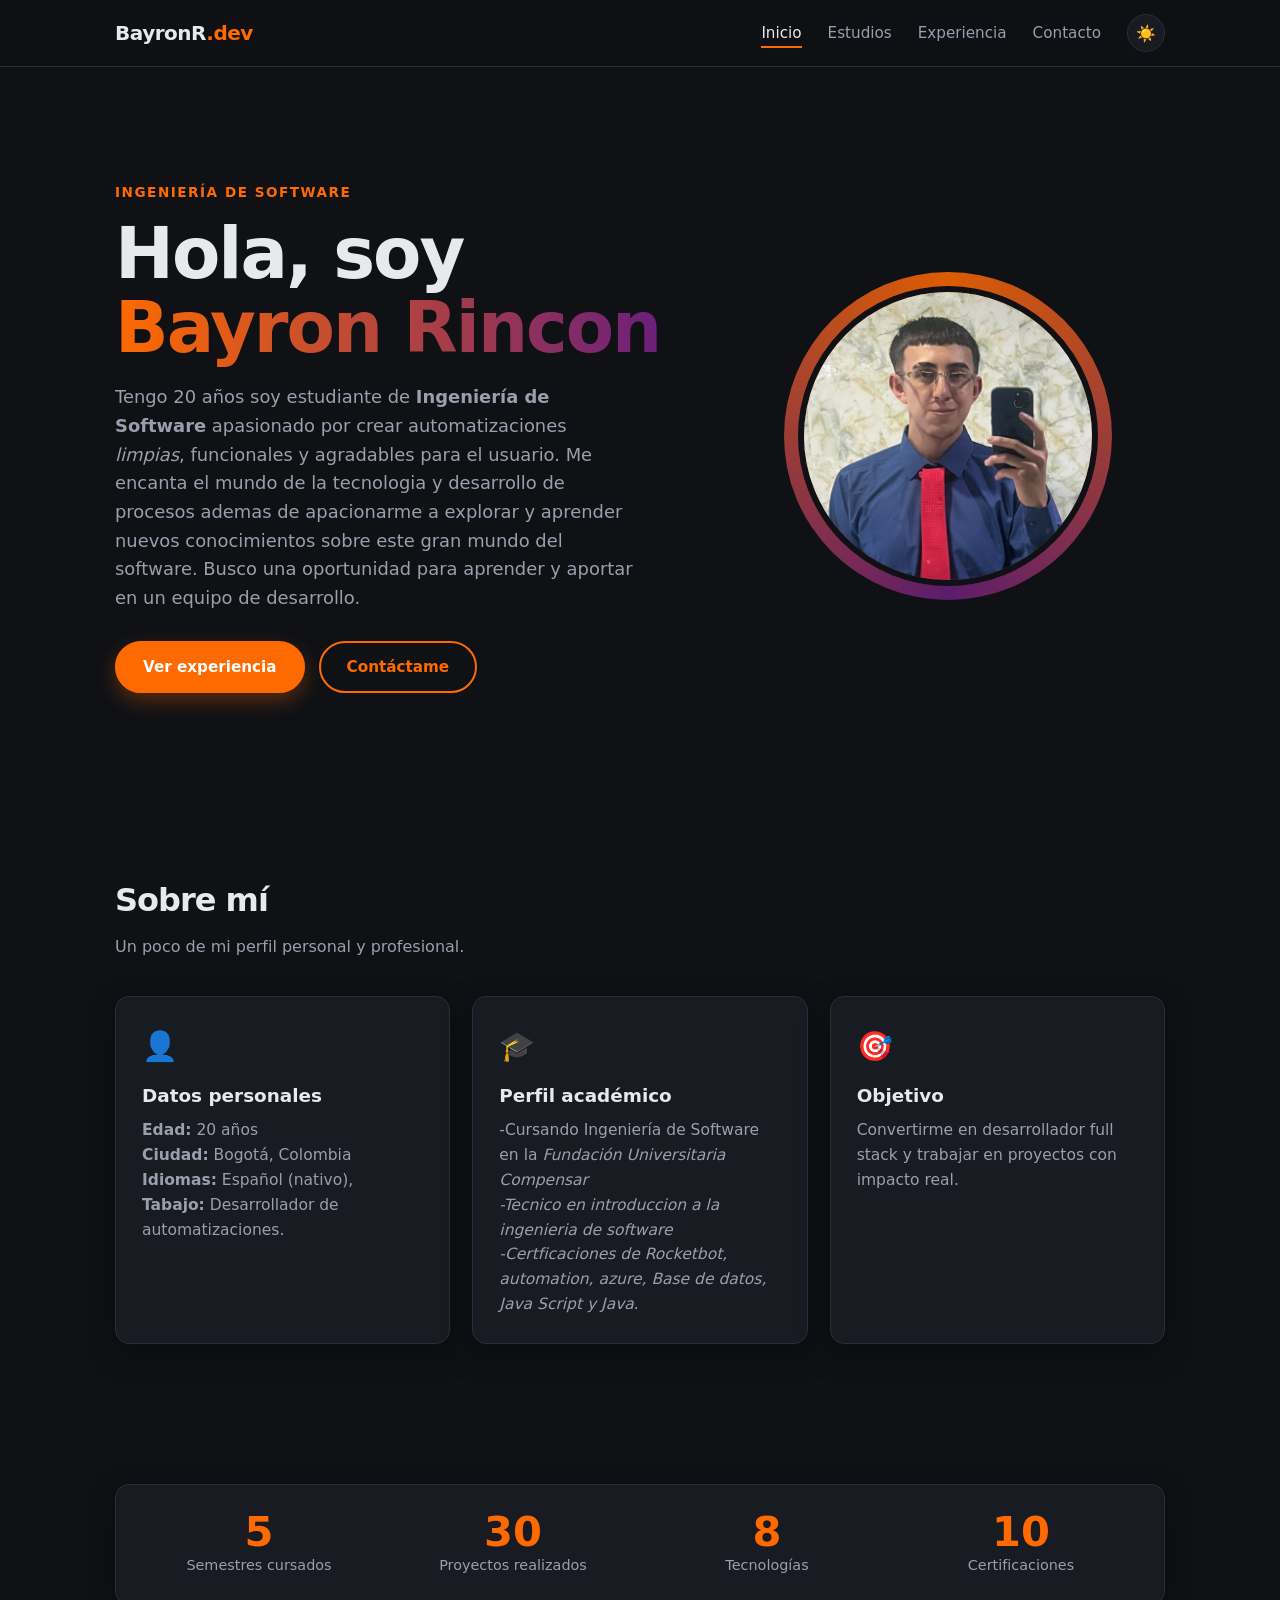
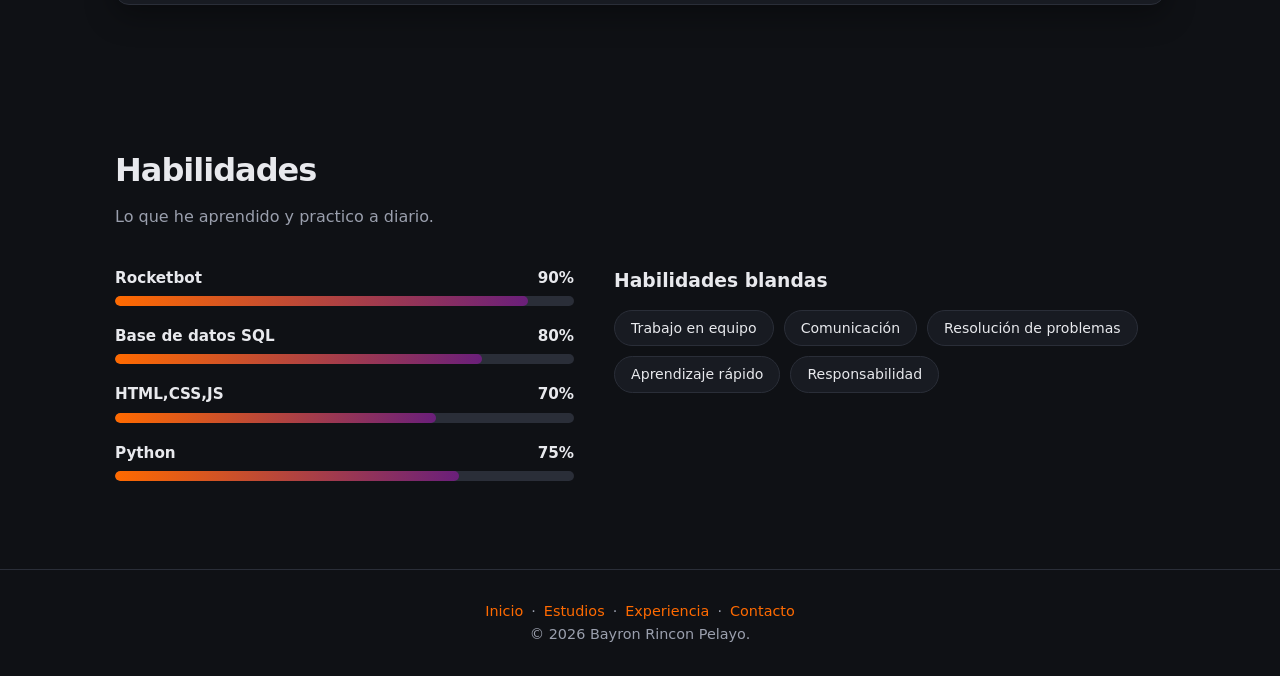
<file: index.html>
<!DOCTYPE html>
<html lang="es">
<head>
  <meta charset="UTF-8">
  <meta name="viewport" content="width=device-width, initial-scale=1.0">
  <meta name="description" content="Hoja de vida web de Nombre Apellido, Ingeniería de Software">
  <title>Bayron Rincon | Hoja de vida</title> 
  <link rel="stylesheet" href="css/estilos.css">
</head>
<body>

  <!-- ===== NAVEGACIÓN ===== -->
  <header class="navbar">
    <div class="contenedor">
      <a href="index.html" class="logo">BayronR<span>.dev</span></a>
      <button class="btn-menu" id="btn-menu" aria-label="Abrir menú">☰</button>
      <ul class="menu" id="menu">
        <li><a href="index.html" class="activo">Inicio</a></li>
        <li><a href="estudios.html">Estudios</a></li>
        <li><a href="experiencia.html">Experiencia</a></li>
        <li><a href="contacto.html">Contacto</a></li>
        <li><button class="btn-tema" id="btn-tema" aria-label="Cambiar tema">☀️</button></li>
      </ul>
    </div>
  </header>

  <main>
    <!-- ===== PORTADA ===== -->
    <section class="hero">
      <div class="contenedor">
        <div>
          <span class="etiqueta">Ingeniería de Software</span>
          <h1>Hola, soy <span class="resaltado">Bayron Rincon</span></h1>
          <p>
            Tengo 20 años soy estudiante de <strong>Ingeniería de Software</strong> apasionado por crear
            automatizaciones <em>limpias</em>, funcionales y agradables para el usuario. 
            Me encanta el mundo de la tecnologia y desarrollo de procesos ademas de apacionarme 
            a explorar y aprender nuevos conocimientos sobre este gran mundo del software.
            Busco una oportunidad para aprender y aportar en un equipo de desarrollo.
          </p>
          <div class="botones">
            <a href="experiencia.html" class="btn btn-primario">Ver experiencia</a>
            <a href="contacto.html" class="btn btn-secundario">Contáctame</a>
          </div>
        </div>
        <div class="foto-contenedor">
          <img src="img/BayronRincon.jpeg" alt="Foto de perfil de Bayron Rincon" class="foto">
        </div>
      </div>
    </section>

    <!-- ===== SOBRE MÍ ===== -->
    <section>
      <div class="contenedor oculto">
        <h2 class="titulo-seccion">Sobre mí</h2>
        <p class="subtitulo-seccion">Un poco de mi perfil personal y profesional.</p>

        <div class="rejilla">
          <div class="tarjeta">
            <div class="icono">👤</div>
            <h3>Datos personales</h3>
            <p><b>Edad:</b> 20 años<br><b>Ciudad:</b> Bogotá, Colombia<br><b>Idiomas:</b> Español (nativo),<br><b>Tabajo:</b> Desarrollador de automatizaciones.</p>
          </div>
          <div class="tarjeta">
            <div class="icono">🎓</div>
            <h3>Perfil académico</h3>
            <p>-Cursando Ingeniería de Software en la <i>Fundación Universitaria Compensar<br>
            -Tecnico en introduccion a la ingenieria de software<br>
            -Certficaciones de Rocketbot, automation, azure, Base de datos, Java Script y Java</i>.</p>
          </div>
          <div class="tarjeta">
            <div class="icono">🎯</div>
            <h3>Objetivo</h3>
            <p>Convertirme en desarrollador full stack y trabajar en proyectos con impacto real.</p>
          </div>
        </div>
      </div>
    </section>

    <!-- ===== ESTADÍSTICAS ===== -->
    <section>
      <div class="contenedor oculto">
        <div class="tarjeta">
          <div class="estadisticas">
            <div><strong data-contador="5">0</strong><span>Semestres cursados</span></div>
            <div><strong data-contador="30">0</strong><span>Proyectos realizados</span></div>
            <div><strong data-contador="8">0</strong><span>Tecnologías</span></div>
            <div><strong data-contador="10">0</strong><span>Certificaciones</span></div>
          </div>
        </div>
      </div>
    </section>

    <!-- ===== HABILIDADES ===== -->
    <section>
      <div class="contenedor oculto">
        <h2 class="titulo-seccion">Habilidades</h2>
        <p class="subtitulo-seccion">Lo que he aprendido y practico a diario.</p>

        <div class="dos-columnas">
          <div>
            <div class="habilidad">
              <div class="habilidad-info"><span>Rocketbot</span><span>90%</span></div>
              <div class="barra"><div class="barra-relleno" data-nivel="90"></div></div>
            </div>
            <div class="habilidad">
              <div class="habilidad-info"><span>Base de datos SQL</span><span>80%</span></div>
              <div class="barra"><div class="barra-relleno" data-nivel="80"></div></div>
            </div>
            <div class="habilidad">
              <div class="habilidad-info"><span>HTML,CSS,JS</span><span>70%</span></div>
              <div class="barra"><div class="barra-relleno" data-nivel="70"></div></div>
            </div>
            <div class="habilidad">
              <div class="habilidad-info"><span>Python</span><span>75%</span></div>
              <div class="barra"><div class="barra-relleno" data-nivel="75"></div></div>
            </div>
          </div>
          <div>
            <h3 style="margin-bottom:14px;">Habilidades blandas</h3>
            <div class="chips">
              <span class="chip">Trabajo en equipo</span>
              <span class="chip">Comunicación</span>
              <span class="chip">Resolución de problemas</span>
              <span class="chip">Aprendizaje rápido</span>
              <span class="chip">Responsabilidad</span>
            </div>
          </div>
        </div>
      </div>
    </section>
  </main>

  <footer>
    <div class="contenedor">
      <p>
        <a href="index.html">Inicio</a>·<a href="estudios.html">Estudios</a>·<a href="experiencia.html">Experiencia</a>·<a href="contacto.html">Contacto</a>
      </p>
      <p>© <span id="anio"></span> Bayron Rincon Pelayo.</p>
    </div>
  </footer>

  <script src="js/script.js"></script>
</body>
</html>
</file>
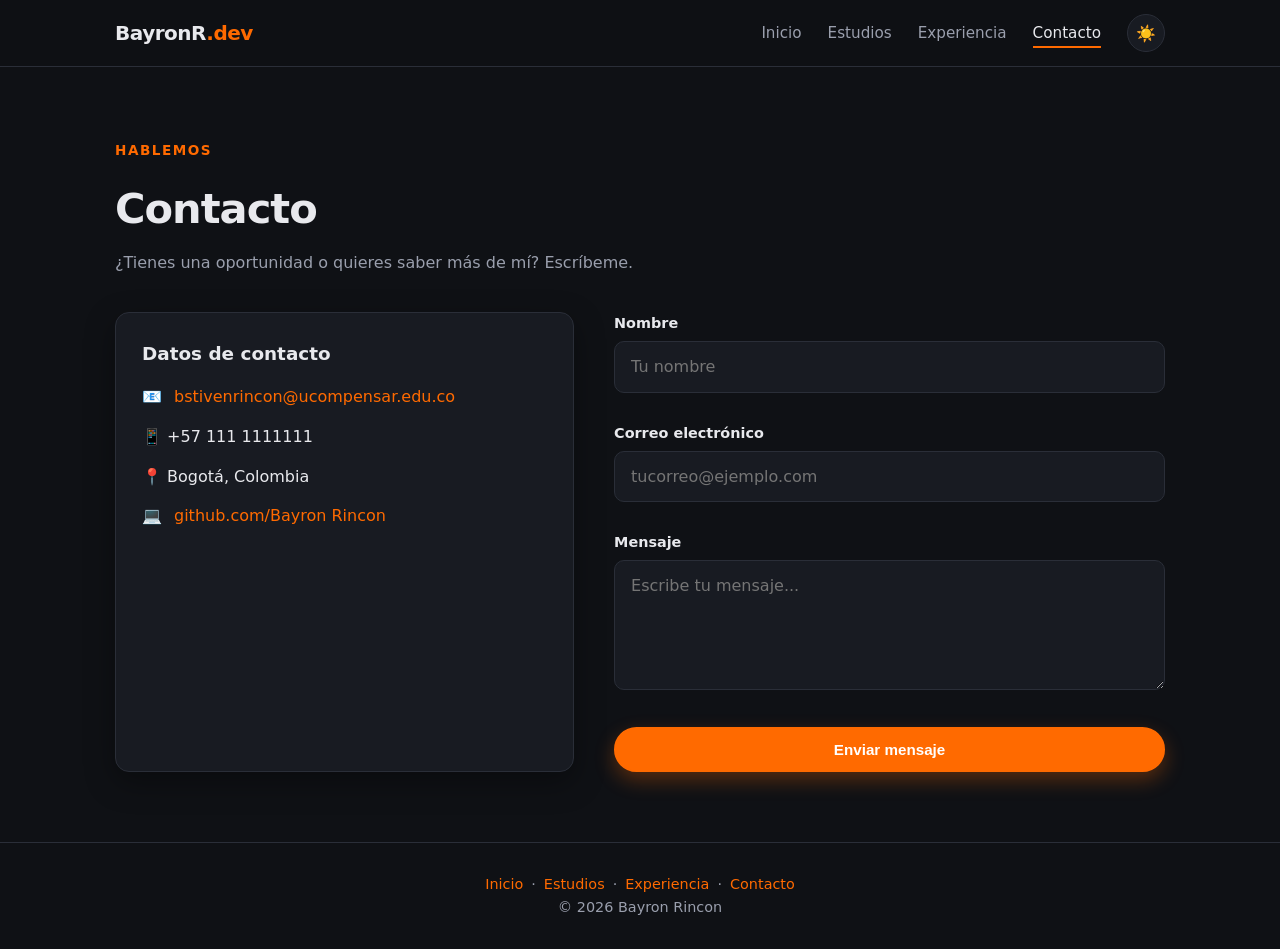
<file: contacto.html>
<!DOCTYPE html>
<html lang="es">
<head>
  <meta charset="UTF-8">
  <meta name="viewport" content="width=device-width, initial-scale=1.0">
  <title>Contacto | Bayron Rincon</title>
  <link rel="stylesheet" href="css/estilos.css">
</head>
<body>

  <header class="navbar">
    <div class="contenedor">
      <a href="index.html" class="logo">BayronR<span>.dev</span></a>
      <button class="btn-menu" id="btn-menu" aria-label="Abrir menú">☰</button>
      <ul class="menu" id="menu">
        <li><a href="index.html">Inicio</a></li>
        <li><a href="estudios.html">Estudios</a></li>
        <li><a href="experiencia.html">Experiencia</a></li>
        <li><a href="contacto.html" class="activo">Contacto</a></li>
        <li><button class="btn-tema" id="btn-tema" aria-label="Cambiar tema">☀️</button></li>
      </ul>
    </div>
  </header>

  <main>
    <section>
      <div class="contenedor">
        <span class="etiqueta">Hablemos</span>
        <h1 class="titulo-seccion" style="font-size:2.6rem;">Contacto</h1>
        <p class="subtitulo-seccion">¿Tienes una oportunidad o quieres saber más de mí? Escríbeme.</p>

        <div class="dos-columnas">
          <div class="tarjeta oculto">
            <h3 style="margin-bottom:16px;">Datos de contacto</h3>
            <ul class="lista-contacto">
              <li>📧 <a href="mailto:correo@ejemplo.com">bstivenrincon@ucompensar.edu.co</a></li>
              <li>📱 +57 111 1111111</li>
              <li>📍 Bogotá, Colombia</li>
              <li>💻 <a href="https://github.com/BayronRincon" target="_blank" rel="noopener">github.com/Bayron Rincon</a></li>
            </ul>
          </div>

          <!-- FORMULARIO (validado con JavaScript) -->
          <form class="formulario oculto" id="form-contacto" method="post" novalidate>
            <div class="campo">
              <label for="nombre">Nombre</label>
              <input type="text" id="nombre" name="nombre" placeholder="Tu nombre">
              <div class="error" id="error-nombre"></div>
            </div>
            <div class="campo">
              <label for="correo">Correo electrónico</label>
              <input type="email" id="correo" name="correo" placeholder="tucorreo@ejemplo.com">
              <div class="error" id="error-correo"></div>
            </div>
            <div class="campo">
              <label for="mensaje">Mensaje</label>
              <textarea id="mensaje" name="mensaje" placeholder="Escribe tu mensaje..."></textarea>
              <div class="error" id="error-mensaje"></div>
            </div>
            <button type="submit" class="btn btn-primario">Enviar mensaje</button>
            <div class="mensaje-ok" id="mensaje-ok">✔ ¡Mensaje validado correctamente!</div>
          </form>
        </div>
      </div>
    </section>
  </main>

  <footer>
    <div class="contenedor">
      <p>
        <a href="index.html">Inicio</a>·<a href="estudios.html">Estudios</a>·<a href="experiencia.html">Experiencia</a>·<a href="contacto.html">Contacto</a>
      </p>
      <p>© <span id="anio"></span> Bayron Rincon</p>
    </div>
  </footer>

  <script src="js/script.js"></script>
</body>
</html>
</file>
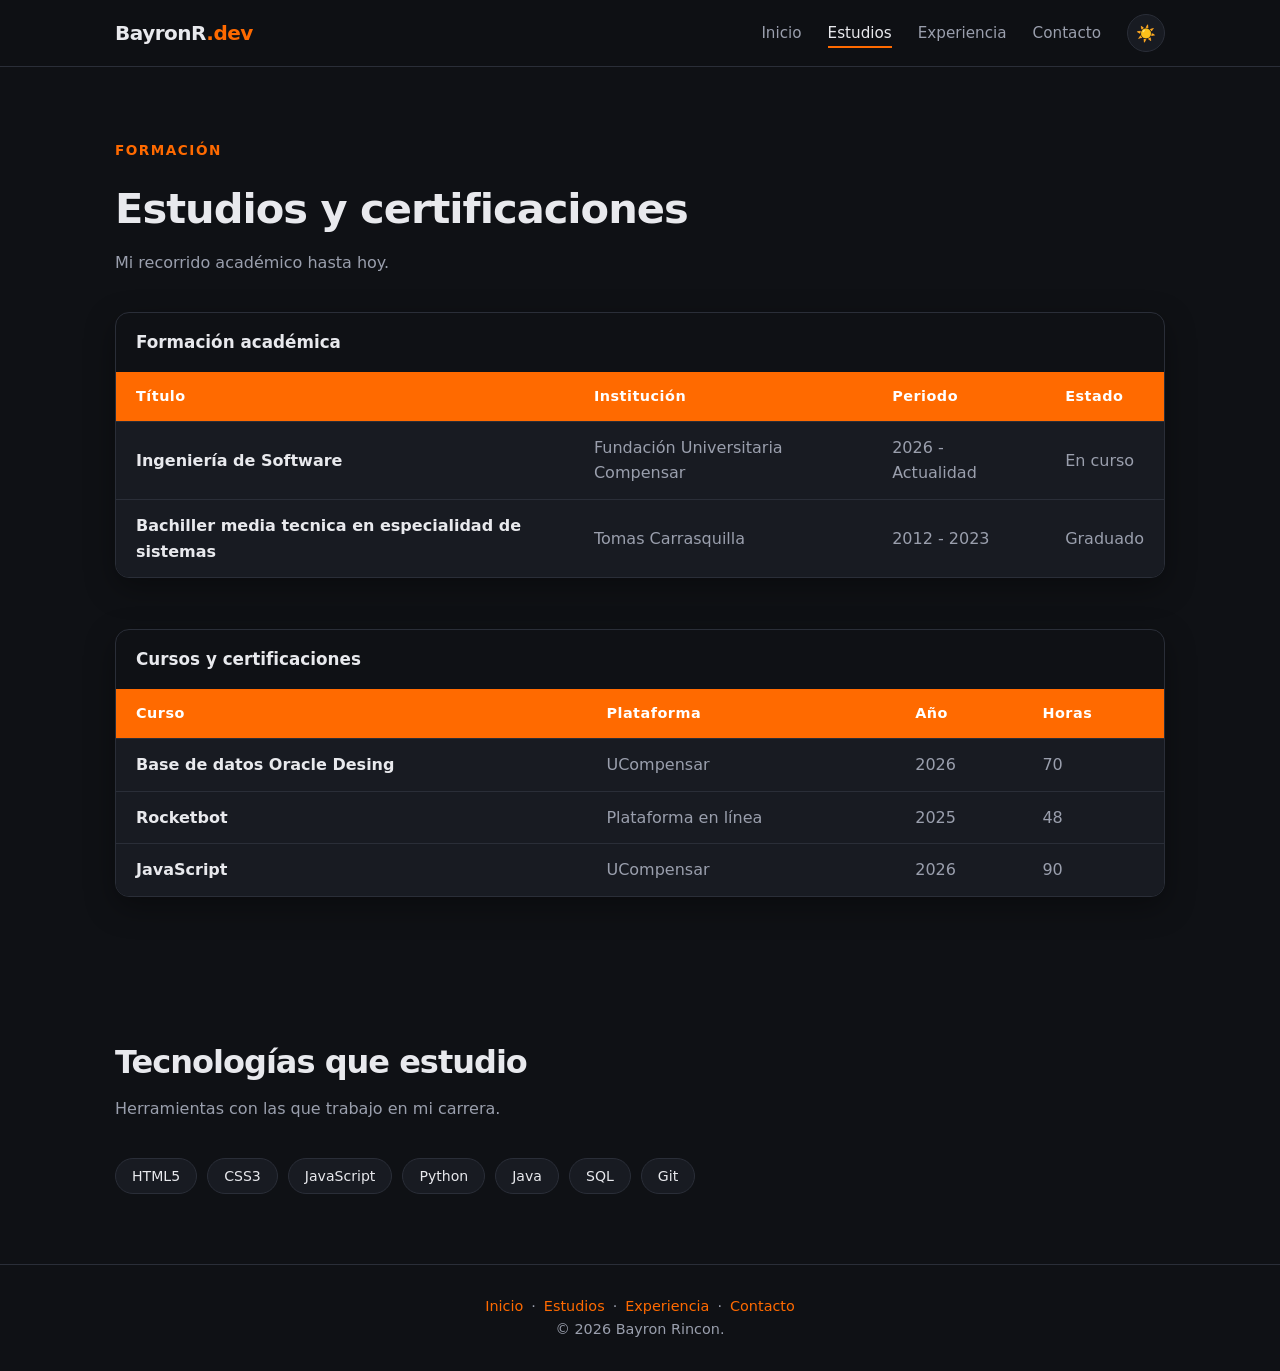
<file: estudios.html>
<!DOCTYPE html>
<html lang="es">
<head>
  <meta charset="UTF-8">
  <meta name="viewport" content="width=device-width, initial-scale=1.0">
  <title>Estudios | Bayron Rincon</title>
  <link rel="stylesheet" href="css/estilos.css">
</head>
<body>

  <header class="navbar">
    <div class="contenedor">
      <a href="index.html" class="logo">BayronR<span>.dev</span></a>
      <button class="btn-menu" id="btn-menu" aria-label="Abrir menú">☰</button>
      <ul class="menu" id="menu">
        <li><a href="index.html">Inicio</a></li>
        <li><a href="estudios.html" class="activo">Estudios</a></li>
        <li><a href="experiencia.html">Experiencia</a></li>
        <li><a href="contacto.html">Contacto</a></li>
        <li><button class="btn-tema" id="btn-tema" aria-label="Cambiar tema">☀️</button></li>
      </ul>
    </div>
  </header>

  <main>
    <section>
      <div class="contenedor">
        <span class="etiqueta">Formación</span>
        <h1 class="titulo-seccion" style="font-size:2.6rem;">Estudios y certificaciones</h1>
        <p class="subtitulo-seccion">Mi recorrido académico hasta hoy.</p>

        <!-- TABLA DE ESTUDIOS -->
        <div class="tabla-contenedor oculto">
          <table>
            <caption>Formación académica</caption>
            <thead>
              <tr>
                <th>Título</th>
                <th>Institución</th>
                <th>Periodo</th>
                <th>Estado</th>
              </tr>
            </thead>
            <tbody>
              <tr>
                <td>Ingeniería de Software</td>
                <td>Fundación Universitaria Compensar</td>
                <td>2026 - Actualidad</td>
                <td>En curso</td>
              </tr>
              <tr>
                <td>Bachiller media tecnica en especialidad de sistemas</td>
                <td>Tomas Carrasquilla</td>
                <td>2012 - 2023</td>
                <td>Graduado</td>
              </tr>
            </tbody>
          </table>
        </div>

        <br><br>

        <!-- TABLA DE CURSOS -->
        <div class="tabla-contenedor oculto">
          <table>
            <caption>Cursos y certificaciones</caption>
            <thead>
              <tr>
                <th>Curso</th>
                <th>Plataforma</th>
                <th>Año</th>
                <th>Horas</th>
              </tr>
            </thead>
            <tbody>
              <tr>
                <td>Base de datos Oracle Desing</td>
                <td>UCompensar</td>
                <td>2026</td>
                <td>70</td>
              </tr>
              <tr>
                <td>Rocketbot</td>
                <td>Plataforma en línea</td>
                <td>2025</td>
                <td>48</td>
              </tr>
              <tr>
                <td>JavaScript</td>
                <td>UCompensar</td>
                <td>2026</td>
                <td>90</td>
              </tr>
            </tbody>
          </table>
        </div>
      </div>
    </section>

    <section>
      <div class="contenedor oculto">
        <h2 class="titulo-seccion">Tecnologías que estudio</h2>
        <p class="subtitulo-seccion">Herramientas con las que trabajo en mi carrera.</p>
        <div class="chips">
          <span class="chip">HTML5</span>
          <span class="chip">CSS3</span>
          <span class="chip">JavaScript</span>
          <span class="chip">Python</span>
          <span class="chip">Java</span>
          <span class="chip">SQL</span>
          <span class="chip">Git</span>
        </div>
      </div>
    </section>
  </main>

  <footer>
    <div class="contenedor">
      <p>
        <a href="index.html">Inicio</a>·<a href="estudios.html">Estudios</a>·<a href="experiencia.html">Experiencia</a>·<a href="contacto.html">Contacto</a>
      </p>
      <p>© <span id="anio"></span> Bayron Rincon.</p>
    </div>
  </footer>

  <script src="js/script.js"></script>
</body>
</html>
</file>
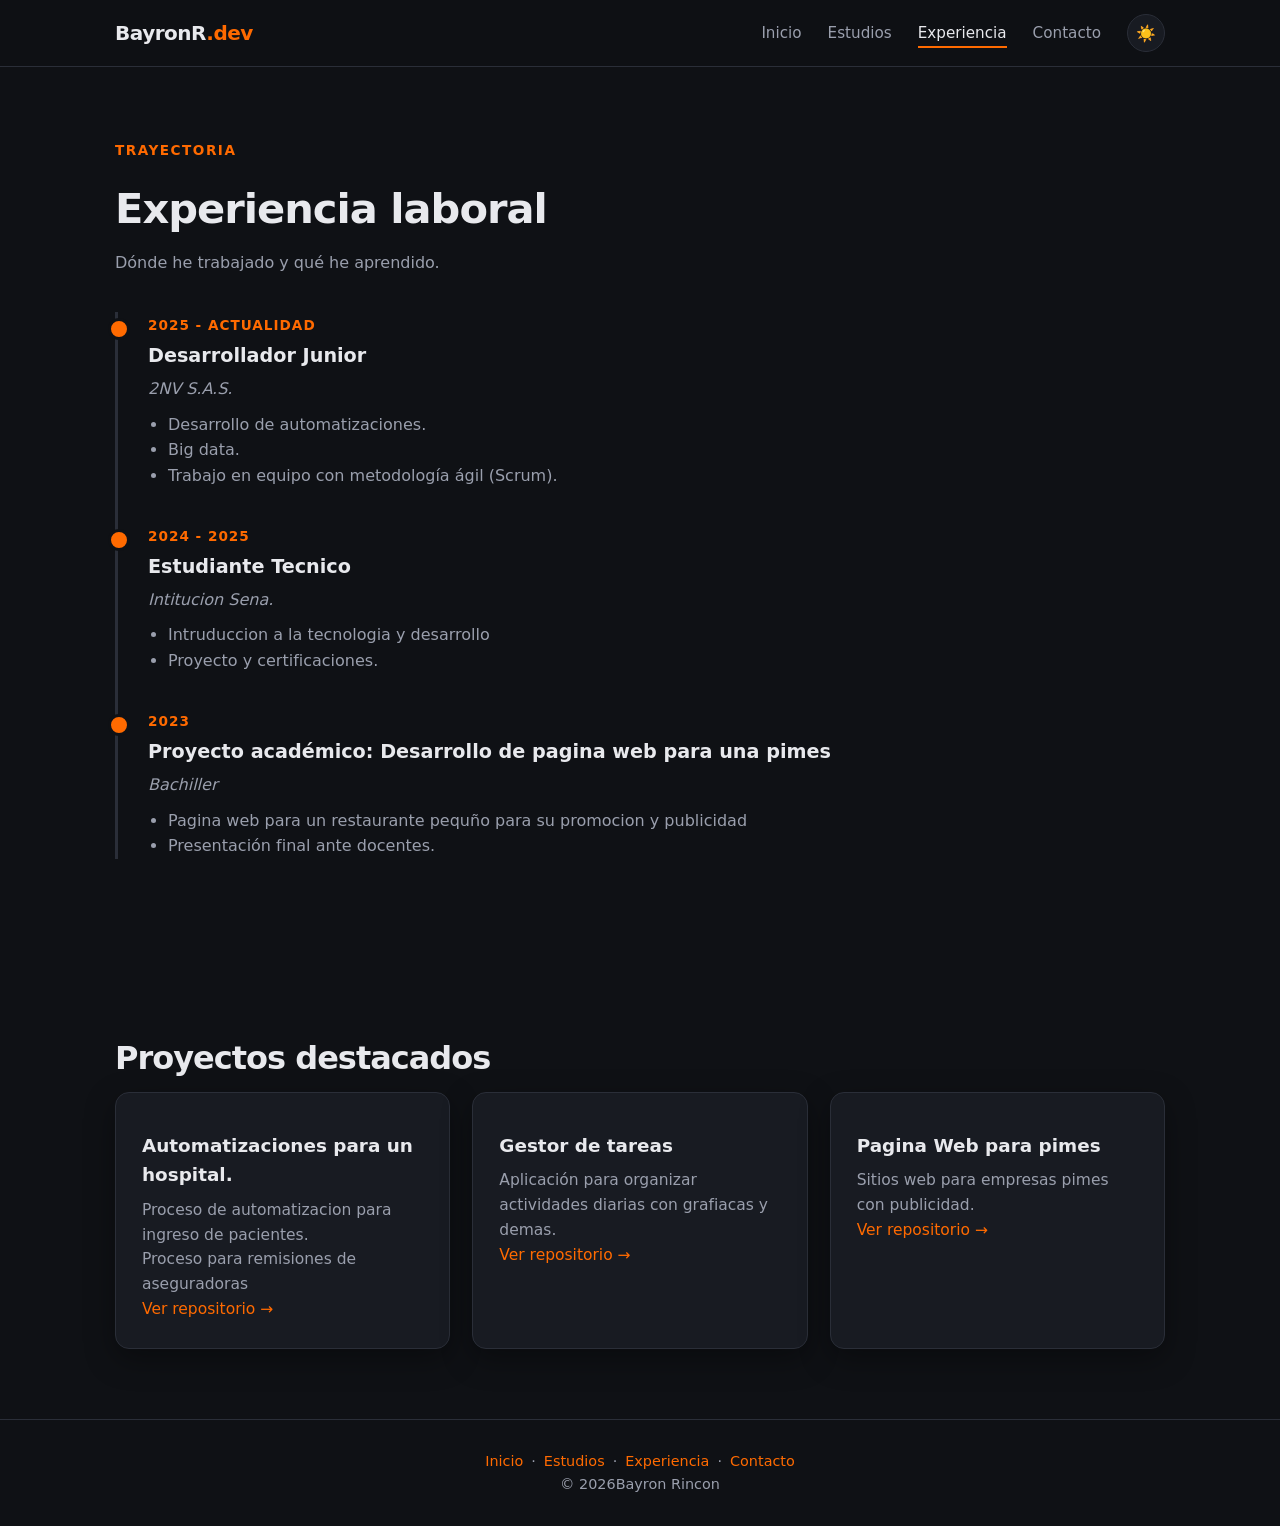
<file: experiencia.html>
<!DOCTYPE html>
<html lang="es">
<head>
  <meta charset="UTF-8">
  <meta name="viewport" content="width=device-width, initial-scale=1.0">
  <title>Experiencia | Bayron Rincon</title>
  <link rel="stylesheet" href="css/estilos.css">
</head>
<body>

  <header class="navbar">
    <div class="contenedor">
      <a href="index.html" class="logo">BayronR<span>.dev</span></a>
      <button class="btn-menu" id="btn-menu" aria-label="Abrir menú">☰</button>
      <ul class="menu" id="menu">
        <li><a href="index.html">Inicio</a></li>
        <li><a href="estudios.html">Estudios</a></li>
        <li><a href="experiencia.html" class="activo">Experiencia</a></li>
        <li><a href="contacto.html">Contacto</a></li>
        <li><button class="btn-tema" id="btn-tema" aria-label="Cambiar tema">☀️</button></li>
      </ul>
    </div>
  </header>

  <main>
    <section>
      <div class="contenedor">
        <span class="etiqueta">Trayectoria</span>
        <h1 class="titulo-seccion" style="font-size:2.6rem;">Experiencia laboral</h1>
        <p class="subtitulo-seccion">Dónde he trabajado y qué he aprendido.</p>

        <div class="linea-tiempo">
          <div class="hito oculto">
            <span class="fecha">2025 - Actualidad</span>
            <h3>Desarrollador Junior</h3>
            <em>2NV S.A.S.</em>
            <ul>
              <li>Desarrollo de automatizaciones.</li>
              <li>Big data.</li>
              <li>Trabajo en equipo con metodología ágil (Scrum).</li>
            </ul>
          </div>

          <div class="hito oculto">
            <span class="fecha">2024 - 2025</span>
            <h3>Estudiante Tecnico</h3>
            <em>Intitucion Sena.</em>
            <ul>
              <li>Intruduccion a la tecnologia y desarrollo</li>
              <li>Proyecto y certificaciones.</li>
            </ul>
          </div>

          <div class="hito oculto">
            <span class="fecha">2023</span>
            <h3>Proyecto académico: Desarrollo de pagina web para una pimes</h3>
            <em>Bachiller</em>
            <ul>
              <li>Pagina web para un restaurante pequño para su promocion y publicidad</li>
              <li>Presentación final ante docentes.</li>
            </ul>
          </div>
        </div>
      </div>
    </section>

    <section>
      <div class="contenedor oculto">
        <h2 class="titulo-seccion">Proyectos destacados</h2>
        <div class="rejilla">
          <div class="tarjeta">
            <div class="icono"></div>
            <h3>Automatizaciones para un hospital.</h3>
            <p>Proceso de automatizacion para ingreso de pacientes.</p>
            <p>Proceso para remisiones de aseguradoras</p>
            <p><a href="#">Ver repositorio →</a></p>
          </div>
          <div class="tarjeta">
            <div class="icono"></div>
            <h3>Gestor de tareas</h3>
            <p>Aplicación para organizar actividades diarias con grafiacas y demas.</p>
            <p><a href="#">Ver repositorio →</a></p>
          </div>
          <div class="tarjeta">
            <div class="icono"></div>
            <h3>Pagina Web para pimes</h3>
            <p>Sitios web para empresas pimes con publicidad.</p>
            <p><a href="#">Ver repositorio →</a></p>
          </div>
        </div>
      </div>
    </section>
  </main>

  <footer>
    <div class="contenedor">
      <p>
        <a href="index.html">Inicio</a>·<a href="estudios.html">Estudios</a>·<a href="experiencia.html">Experiencia</a>·<a href="contacto.html">Contacto</a>
      </p>
      <p>© <span id="anio"></span>Bayron Rincon</p>
    </div>
  </footer>

  <script src="js/script.js"></script>
</body>
</html>
</file>
<file: css/estilos.css>
/* ============================================
   HOJA DE VIDA - ESTILOS GLOBALES
   Cambia los colores en :root para personalizar
   ============================================ */

:root {
  --fondo: #0f1115;
  --fondo-tarjeta: #181b22;
  --texto: #e8e9ed;
  --texto-suave: #9a9fad;
  --acento: #ff6a00;
  --acento-2: #6a1f7a;
  --borde: #2a2e38;
  --radio: 14px;
  --sombra: 0 10px 30px rgba(0, 0, 0, 0.35);
}

/* Tema claro (se activa con el botón de JavaScript) */
body.tema-claro {
  --fondo: #f6f5f2;
  --fondo-tarjeta: #ffffff;
  --texto: #1c1d22;
  --texto-suave: #5d6270;
  --borde: #e2e0da;
  --sombra: 0 10px 30px rgba(0, 0, 0, 0.08);
}

* {
  box-sizing: border-box;
  margin: 0;
  padding: 0;
}

html {
  scroll-behavior: smooth;
}

body {
  background: var(--fondo);
  color: var(--texto);
  font-family: "Segoe UI", system-ui, -apple-system, Arial, sans-serif;
  line-height: 1.6;
  transition: background 0.3s, color 0.3s;
}

a {
  color: var(--acento);
  text-decoration: none;
}

a:hover {
  text-decoration: underline;
}

img {
  max-width: 100%;
  display: block;
}

/* ---------- Contenedor ---------- */
.contenedor {
  width: min(1050px, 92%);
  margin: 0 auto;
}

section {
  padding: 70px 0;
}

/* ---------- Navegación ---------- */
.navbar {
  position: sticky;
  top: 0;
  z-index: 100;
  background: color-mix(in srgb, var(--fondo) 88%, transparent);
  backdrop-filter: blur(10px);
  border-bottom: 1px solid var(--borde);
}

.navbar .contenedor {
  display: flex;
  align-items: center;
  justify-content: space-between;
  height: 66px;
}

.logo {
  font-weight: 800;
  font-size: 1.25rem;
  letter-spacing: -0.5px;
  color: var(--texto);
}

.logo span {
  color: var(--acento);
}

.menu {
  display: flex;
  gap: 26px;
  list-style: none;
  align-items: center;
}

.menu a {
  color: var(--texto-suave);
  font-weight: 500;
  font-size: 0.95rem;
  padding-bottom: 4px;
  border-bottom: 2px solid transparent;
  transition: color 0.2s, border-color 0.2s;
}

.menu a:hover,
.menu a.activo {
  color: var(--texto);
  border-color: var(--acento);
  text-decoration: none;
}

.btn-tema {
  background: var(--fondo-tarjeta);
  border: 1px solid var(--borde);
  color: var(--texto);
  width: 38px;
  height: 38px;
  border-radius: 50%;
  cursor: pointer;
  font-size: 1rem;
  transition: transform 0.2s;
}

.btn-tema:hover {
  transform: rotate(20deg) scale(1.1);
}

.btn-menu {
  display: none;
  background: none;
  border: none;
  color: var(--texto);
  font-size: 1.6rem;
  cursor: pointer;
}

/* ---------- Hero (portada) ---------- */
.hero {
  min-height: 82vh;
  display: flex;
  align-items: center;
}

.hero .contenedor {
  display: grid;
  grid-template-columns: 1.3fr 1fr;
  gap: 50px;
  align-items: center;
}

.etiqueta {
  display: inline-block;
  font-size: 0.85rem;
  font-weight: 600;
  letter-spacing: 1.5px;
  text-transform: uppercase;
  color: var(--acento);
  margin-bottom: 14px;
}

.hero h1 {
  font-size: clamp(2.4rem, 6vw, 4.4rem);
  line-height: 1.05;
  letter-spacing: -2px;
  margin-bottom: 18px;
}

.resaltado {
  background: linear-gradient(90deg, var(--acento), var(--acento-2));
  -webkit-background-clip: text;
  background-clip: text;
  color: transparent;
}

.hero p {
  color: var(--texto-suave);
  font-size: 1.12rem;
  max-width: 520px;
  margin-bottom: 28px;
}

.botones {
  display: flex;
  gap: 14px;
  flex-wrap: wrap;
}

.btn {
  display: inline-block;
  padding: 12px 26px;
  border-radius: 50px;
  font-weight: 600;
  font-size: 0.95rem;
  cursor: pointer;
  border: 2px solid var(--acento);
  transition: transform 0.2s, box-shadow 0.2s, background 0.2s;
}

.btn:hover {
  transform: translateY(-3px);
  text-decoration: none;
}

.btn-primario {
  background: var(--acento);
  color: #fff;
  box-shadow: 0 8px 20px rgba(255, 106, 0, 0.3);
}

.btn-secundario {
  background: transparent;
  color: var(--acento);
}

.foto-contenedor {
  position: relative;
  justify-self: center;
}

.foto-contenedor::before {
  content: "";
  position: absolute;
  inset: -14px;
  border-radius: 50%;
  background: conic-gradient(var(--acento), var(--acento-2), var(--acento));
  opacity: 0.85;
  z-index: 0;
  animation: girar 8s linear infinite;
}

.foto {
  position: relative;
  z-index: 1;
  width: 300px;
  height: 300px;
  border-radius: 50%;
  object-fit: cover;
  border: 6px solid var(--fondo);
}

@keyframes girar {
  to { transform: rotate(360deg); }
}

/* ---------- Títulos de sección ---------- */
.titulo-seccion {
  font-size: 2rem;
  letter-spacing: -1px;
  margin-bottom: 8px;
}

.subtitulo-seccion {
  color: var(--texto-suave);
  margin-bottom: 36px;
}

/* ---------- Tarjetas ---------- */
.rejilla {
  display: grid;
  grid-template-columns: repeat(auto-fit, minmax(240px, 1fr));
  gap: 22px;
}

.tarjeta {
  background: var(--fondo-tarjeta);
  border: 1px solid var(--borde);
  border-radius: var(--radio);
  padding: 26px;
  box-shadow: var(--sombra);
  transition: transform 0.25s, border-color 0.25s;
}

.tarjeta:hover {
  transform: translateY(-6px);
  border-color: var(--acento);
}

.tarjeta h3 {
  margin-bottom: 8px;
  font-size: 1.15rem;
}

.tarjeta p {
  color: var(--texto-suave);
  font-size: 0.97rem;
}

.icono {
  font-size: 1.8rem;
  margin-bottom: 12px;
}

/* ---------- Estadísticas ---------- */
.estadisticas {
  display: grid;
  grid-template-columns: repeat(auto-fit, minmax(150px, 1fr));
  gap: 20px;
  text-align: center;
}

.estadisticas strong {
  display: block;
  font-size: 2.6rem;
  color: var(--acento);
  line-height: 1;
}

.estadisticas span {
  color: var(--texto-suave);
  font-size: 0.9rem;
}

/* ---------- Habilidades (barras) ---------- */
.habilidad {
  margin-bottom: 18px;
}

.habilidad-info {
  display: flex;
  justify-content: space-between;
  font-weight: 600;
  font-size: 0.95rem;
  margin-bottom: 6px;
}

.barra {
  height: 10px;
  background: var(--borde);
  border-radius: 20px;
  overflow: hidden;
}

.barra-relleno {
  height: 100%;
  width: 0;
  background: linear-gradient(90deg, var(--acento), var(--acento-2));
  border-radius: 20px;
  transition: width 1.2s ease;
}

/* ---------- Tablas ---------- */
.tabla-contenedor {
  overflow-x: auto;
  border-radius: var(--radio);
  border: 1px solid var(--borde);
  box-shadow: var(--sombra);
}

table {
  width: 100%;
  border-collapse: collapse;
  background: var(--fondo-tarjeta);
  min-width: 560px;
}

caption {
  text-align: left;
  padding: 16px 20px;
  font-weight: 700;
  font-size: 1.05rem;
  caption-side: top;
}

th {
  background: var(--acento);
  color: #fff;
  text-align: left;
  padding: 13px 20px;
  font-size: 0.9rem;
  letter-spacing: 0.5px;
}

td {
  padding: 13px 20px;
  border-top: 1px solid var(--borde);
  color: var(--texto-suave);
}

td:first-child {
  color: var(--texto);
  font-weight: 600;
}

tbody tr:hover {
  background: color-mix(in srgb, var(--acento) 8%, transparent);
}

/* ---------- Línea de tiempo (experiencia) ---------- */
.linea-tiempo {
  position: relative;
  padding-left: 30px;
  border-left: 3px solid var(--borde);
}

.hito {
  position: relative;
  margin-bottom: 34px;
}

.hito::before {
  content: "";
  position: absolute;
  left: -40px;
  top: 6px;
  width: 16px;
  height: 16px;
  border-radius: 50%;
  background: var(--acento);
  border: 3px solid var(--fondo);
}

.hito .fecha {
  font-size: 0.85rem;
  font-weight: 700;
  color: var(--acento);
  text-transform: uppercase;
  letter-spacing: 1px;
}

.hito h3 {
  font-size: 1.2rem;
  margin: 4px 0;
}

.hito em {
  color: var(--texto-suave);
}

.hito ul {
  margin: 10px 0 0 20px;
  color: var(--texto-suave);
}

/* ---------- Etiquetas (chips) ---------- */
.chips {
  display: flex;
  flex-wrap: wrap;
  gap: 10px;
}

.chip {
  padding: 6px 16px;
  border-radius: 50px;
  border: 1px solid var(--borde);
  background: var(--fondo-tarjeta);
  font-size: 0.88rem;
  font-weight: 500;
}

/* ---------- Formulario ---------- */
.formulario {
  display: grid;
  gap: 16px;
}

.campo label {
  display: block;
  font-weight: 600;
  font-size: 0.9rem;
  margin-bottom: 6px;
}

.campo input,
.campo textarea {
  width: 100%;
  padding: 12px 16px;
  border-radius: 10px;
  border: 1px solid var(--borde);
  background: var(--fondo-tarjeta);
  color: var(--texto);
  font: inherit;
  transition: border-color 0.2s, box-shadow 0.2s;
}

.campo input:focus,
.campo textarea:focus {
  outline: none;
  border-color: var(--acento);
  box-shadow: 0 0 0 3px rgba(255, 106, 0, 0.2);
}

.campo textarea {
  min-height: 130px;
  resize: vertical;
}

.error {
  color: #ff5c5c;
  font-size: 0.82rem;
  min-height: 1em;
}

.mensaje-ok {
  display: none;
  padding: 14px 18px;
  border-radius: 10px;
  background: rgba(60, 190, 110, 0.15);
  color: #3cbe6e;
  font-weight: 600;
}

.dos-columnas {
  display: grid;
  grid-template-columns: 1fr 1.2fr;
  gap: 40px;
}

.lista-contacto {
  list-style: none;
  display: grid;
  gap: 14px;
}

.lista-contacto li {
  display: flex;
  gap: 12px;
  align-items: center;
}

/* ---------- Pie de página ---------- */
footer {
  border-top: 1px solid var(--borde);
  padding: 30px 0;
  text-align: center;
  color: var(--texto-suave);
  font-size: 0.9rem;
}

footer a {
  margin: 0 8px;
}

/* ---------- Animación al hacer scroll ---------- */
.oculto {
  opacity: 0;
  transform: translateY(30px);
  transition: opacity 0.7s ease, transform 0.7s ease;
}

.visible {
  opacity: 1;
  transform: none;
}

/* ---------- Responsive ---------- */
@media (max-width: 800px) {
  .hero .contenedor,
  .dos-columnas {
    grid-template-columns: 1fr;
  }

  .foto-contenedor {
    order: -1;
  }

  .foto {
    width: 220px;
    height: 220px;
  }

  .btn-menu {
    display: block;
  }

  .menu {
    display: none;
    position: absolute;
    top: 66px;
    left: 0;
    right: 0;
    flex-direction: column;
    background: var(--fondo);
    padding: 20px 0;
    border-bottom: 1px solid var(--borde);
  }

  .menu.abierto {
    display: flex;
  }
}
</file>
